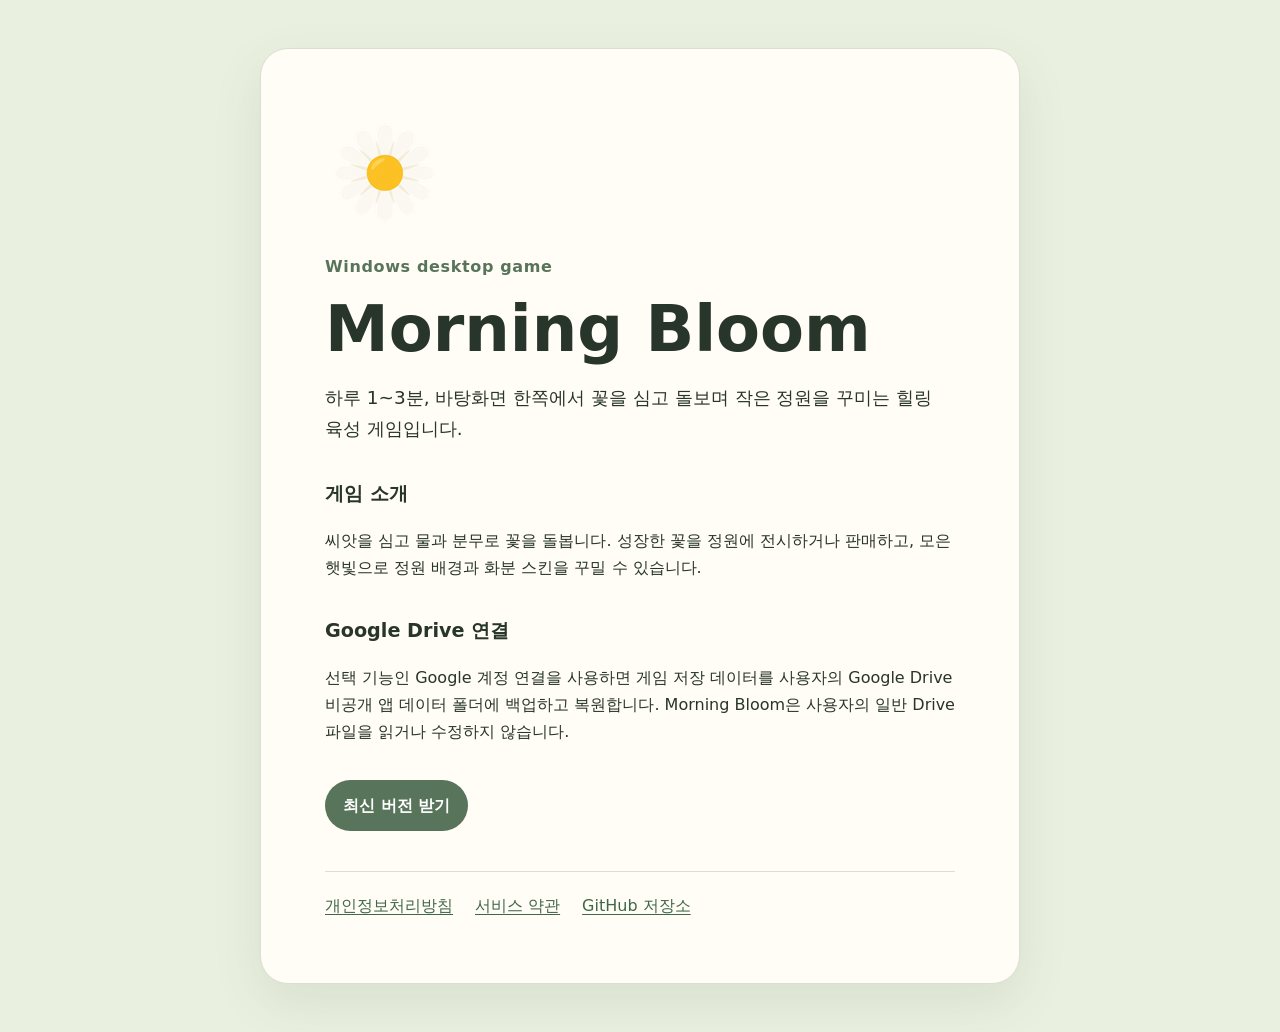
<file: docs/index.html>
<!doctype html>
<html lang="ko">
<head>
  <meta charset="utf-8">
  <meta name="viewport" content="width=device-width, initial-scale=1">
  <meta name="description" content="Morning Bloom은 바탕화면 한쪽에서 꽃을 돌보는 Windows용 힐링 육성 게임입니다.">
  <title>Morning Bloom</title>
  <link rel="stylesheet" href="./site.css">
</head>
<body>
  <main>
    <img class="logo" src="./morning-bloom-daisy-120.png" width="120" height="120" alt="Morning Bloom 데이지 로고">
    <p class="eyebrow">Windows desktop game</p>
    <h1>Morning Bloom</h1>
    <p class="lead">하루 1~3분, 바탕화면 한쪽에서 꽃을 심고 돌보며 작은 정원을 꾸미는 힐링 육성 게임입니다.</p>

    <section>
      <h2>게임 소개</h2>
      <p>씨앗을 심고 물과 분무로 꽃을 돌봅니다. 성장한 꽃을 정원에 전시하거나 판매하고, 모은 햇빛으로 정원 배경과 화분 스킨을 꾸밀 수 있습니다.</p>
    </section>

    <section>
      <h2>Google Drive 연결</h2>
      <p>선택 기능인 Google 계정 연결을 사용하면 게임 저장 데이터를 사용자의 Google Drive 비공개 앱 데이터 폴더에 백업하고 복원합니다. Morning Bloom은 사용자의 일반 Drive 파일을 읽거나 수정하지 않습니다.</p>
    </section>

    <p class="actions"><a class="button" href="https://github.com/badbed7/morning-bloom/releases/latest">최신 버전 받기</a></p>
    <nav aria-label="정책 문서">
      <a href="./privacy/">개인정보처리방침</a>
      <a href="./terms/">서비스 약관</a>
      <a href="https://github.com/badbed7/morning-bloom">GitHub 저장소</a>
    </nav>
  </main>
</body>
</html>
</file>
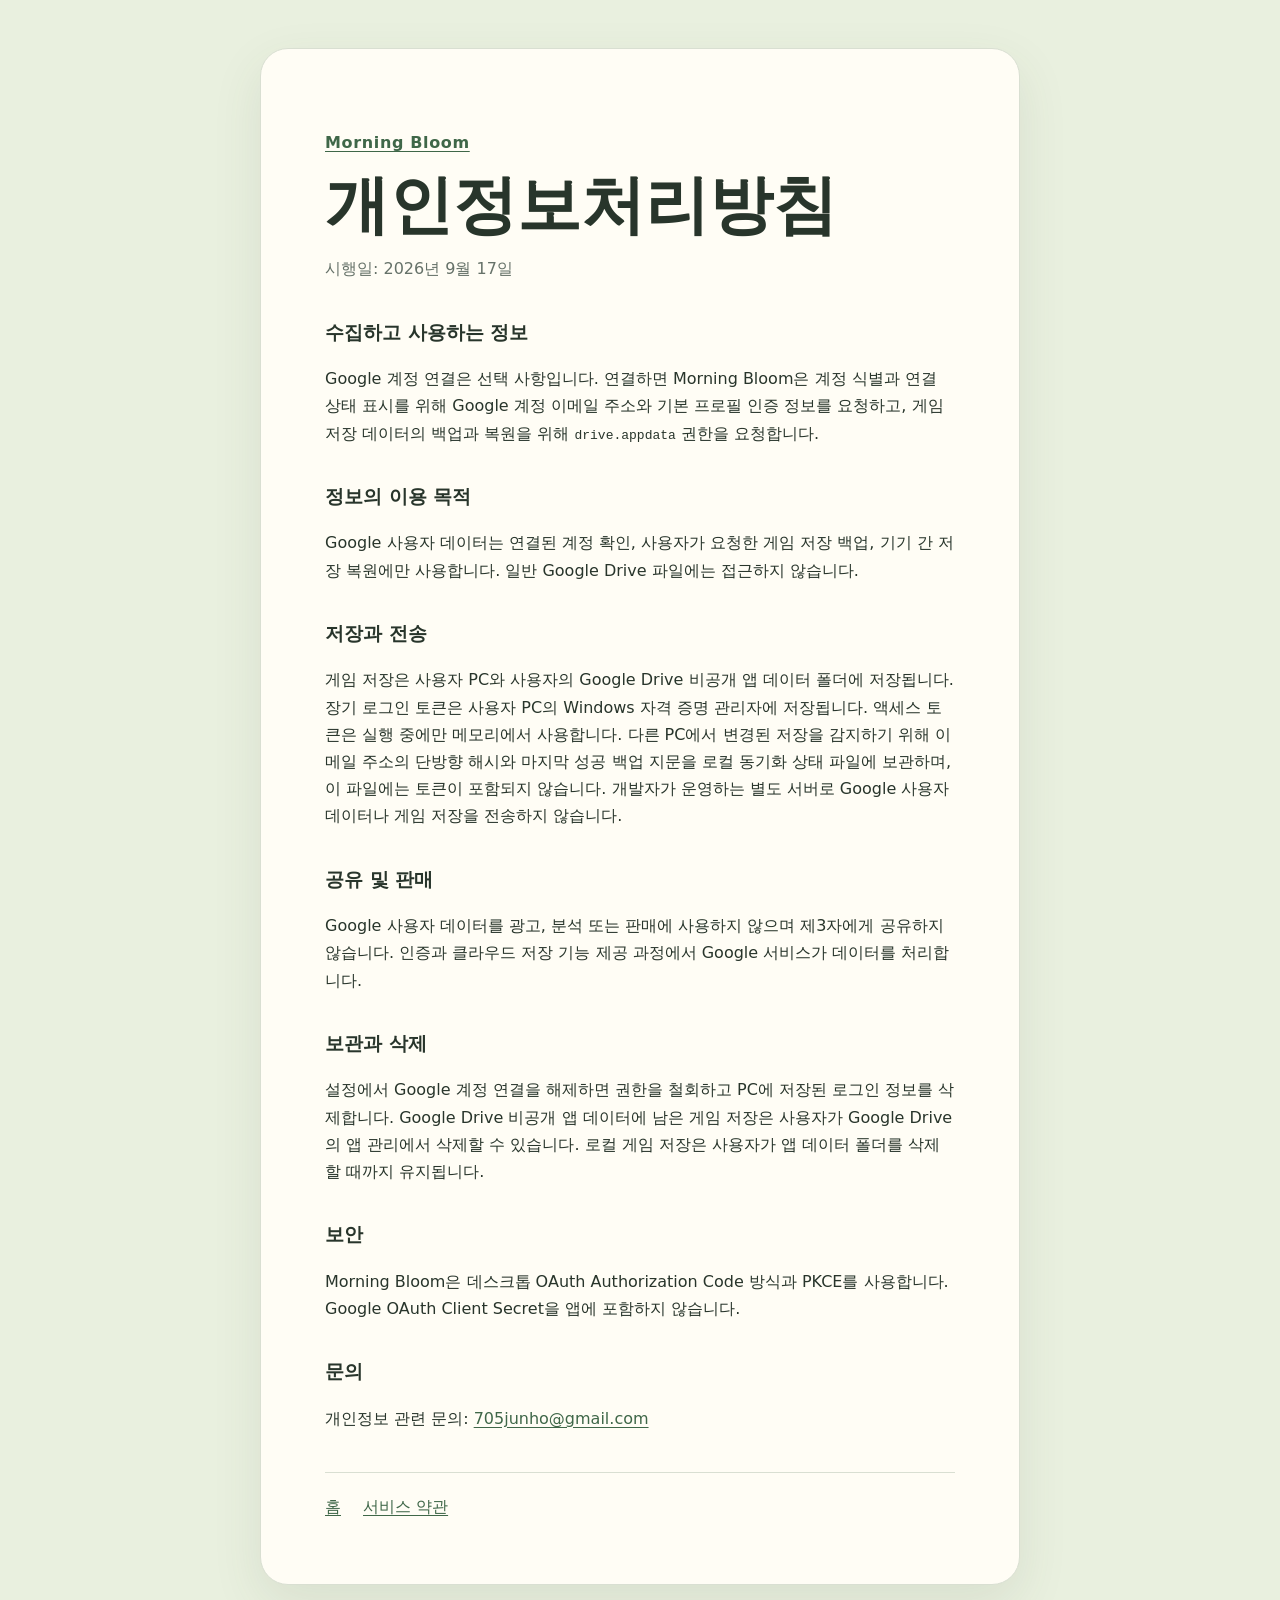
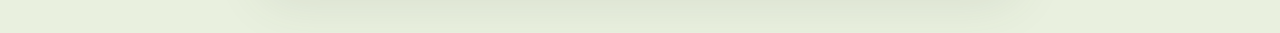
<file: docs/privacy/index.html>
<!doctype html>
<html lang="ko">
<head>
  <meta charset="utf-8">
  <meta name="viewport" content="width=device-width, initial-scale=1">
  <meta name="description" content="Morning Bloom 개인정보처리방침">
  <title>개인정보처리방침 · Morning Bloom</title>
  <link rel="stylesheet" href="../site.css">
</head>
<body>
  <main>
    <p class="eyebrow"><a href="../">Morning Bloom</a></p>
    <h1>개인정보처리방침</h1>
    <p class="muted">시행일: 2026년 9월 17일</p>

    <section>
      <h2>수집하고 사용하는 정보</h2>
      <p>Google 계정 연결은 선택 사항입니다. 연결하면 Morning Bloom은 계정 식별과 연결 상태 표시를 위해 Google 계정 이메일 주소와 기본 프로필 인증 정보를 요청하고, 게임 저장 데이터의 백업과 복원을 위해 <code>drive.appdata</code> 권한을 요청합니다.</p>
    </section>

    <section>
      <h2>정보의 이용 목적</h2>
      <p>Google 사용자 데이터는 연결된 계정 확인, 사용자가 요청한 게임 저장 백업, 기기 간 저장 복원에만 사용합니다. 일반 Google Drive 파일에는 접근하지 않습니다.</p>
    </section>

    <section>
      <h2>저장과 전송</h2>
      <p>게임 저장은 사용자 PC와 사용자의 Google Drive 비공개 앱 데이터 폴더에 저장됩니다. 장기 로그인 토큰은 사용자 PC의 Windows 자격 증명 관리자에 저장됩니다. 액세스 토큰은 실행 중에만 메모리에서 사용합니다. 다른 PC에서 변경된 저장을 감지하기 위해 이메일 주소의 단방향 해시와 마지막 성공 백업 지문을 로컬 동기화 상태 파일에 보관하며, 이 파일에는 토큰이 포함되지 않습니다. 개발자가 운영하는 별도 서버로 Google 사용자 데이터나 게임 저장을 전송하지 않습니다.</p>
    </section>

    <section>
      <h2>공유 및 판매</h2>
      <p>Google 사용자 데이터를 광고, 분석 또는 판매에 사용하지 않으며 제3자에게 공유하지 않습니다. 인증과 클라우드 저장 기능 제공 과정에서 Google 서비스가 데이터를 처리합니다.</p>
    </section>

    <section>
      <h2>보관과 삭제</h2>
      <p>설정에서 Google 계정 연결을 해제하면 권한을 철회하고 PC에 저장된 로그인 정보를 삭제합니다. Google Drive 비공개 앱 데이터에 남은 게임 저장은 사용자가 Google Drive의 앱 관리에서 삭제할 수 있습니다. 로컬 게임 저장은 사용자가 앱 데이터 폴더를 삭제할 때까지 유지됩니다.</p>
    </section>

    <section>
      <h2>보안</h2>
      <p>Morning Bloom은 데스크톱 OAuth Authorization Code 방식과 PKCE를 사용합니다. Google OAuth Client Secret을 앱에 포함하지 않습니다.</p>
    </section>

    <section>
      <h2>문의</h2>
      <p>개인정보 관련 문의: <a href="mailto:705junho@gmail.com">705junho@gmail.com</a></p>
    </section>

    <nav aria-label="정책 문서"><a href="../">홈</a><a href="../terms/">서비스 약관</a></nav>
  </main>
</body>
</html>
</file>
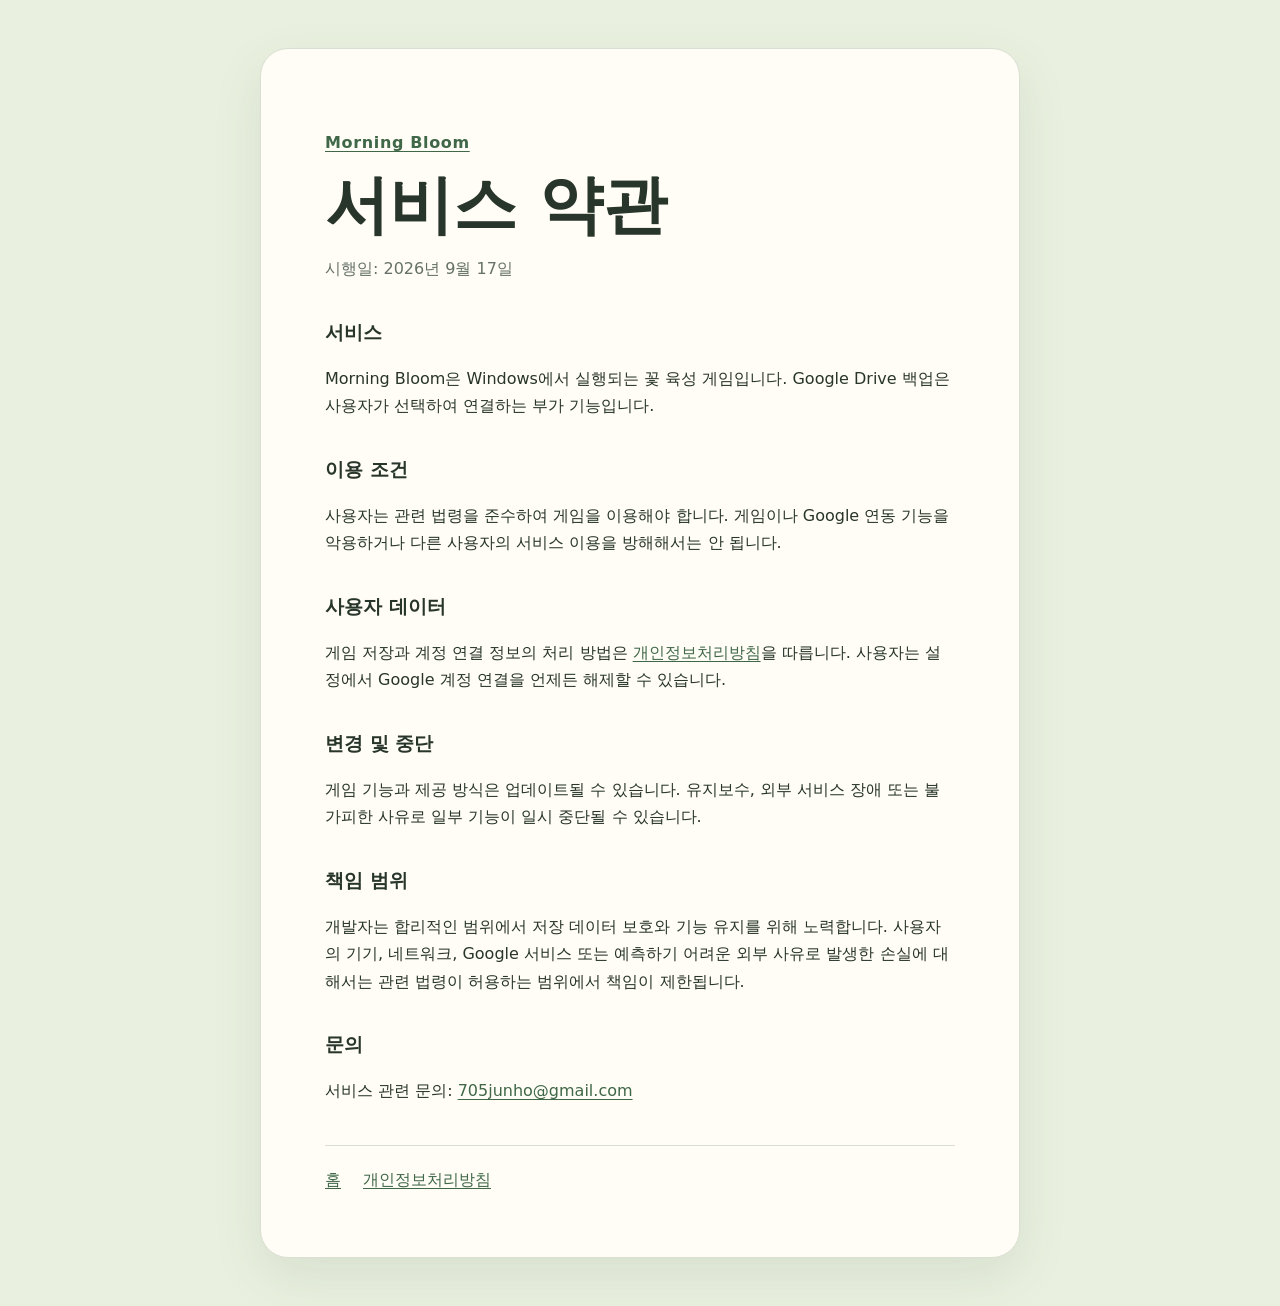
<file: docs/terms/index.html>
<!doctype html>
<html lang="ko">
<head>
  <meta charset="utf-8">
  <meta name="viewport" content="width=device-width, initial-scale=1">
  <meta name="description" content="Morning Bloom 서비스 약관">
  <title>서비스 약관 · Morning Bloom</title>
  <link rel="stylesheet" href="../site.css">
</head>
<body>
  <main>
    <p class="eyebrow"><a href="../">Morning Bloom</a></p>
    <h1>서비스 약관</h1>
    <p class="muted">시행일: 2026년 9월 17일</p>

    <section>
      <h2>서비스</h2>
      <p>Morning Bloom은 Windows에서 실행되는 꽃 육성 게임입니다. Google Drive 백업은 사용자가 선택하여 연결하는 부가 기능입니다.</p>
    </section>

    <section>
      <h2>이용 조건</h2>
      <p>사용자는 관련 법령을 준수하여 게임을 이용해야 합니다. 게임이나 Google 연동 기능을 악용하거나 다른 사용자의 서비스 이용을 방해해서는 안 됩니다.</p>
    </section>

    <section>
      <h2>사용자 데이터</h2>
      <p>게임 저장과 계정 연결 정보의 처리 방법은 <a href="../privacy/">개인정보처리방침</a>을 따릅니다. 사용자는 설정에서 Google 계정 연결을 언제든 해제할 수 있습니다.</p>
    </section>

    <section>
      <h2>변경 및 중단</h2>
      <p>게임 기능과 제공 방식은 업데이트될 수 있습니다. 유지보수, 외부 서비스 장애 또는 불가피한 사유로 일부 기능이 일시 중단될 수 있습니다.</p>
    </section>

    <section>
      <h2>책임 범위</h2>
      <p>개발자는 합리적인 범위에서 저장 데이터 보호와 기능 유지를 위해 노력합니다. 사용자의 기기, 네트워크, Google 서비스 또는 예측하기 어려운 외부 사유로 발생한 손실에 대해서는 관련 법령이 허용하는 범위에서 책임이 제한됩니다.</p>
    </section>

    <section>
      <h2>문의</h2>
      <p>서비스 관련 문의: <a href="mailto:705junho@gmail.com">705junho@gmail.com</a></p>
    </section>

    <nav aria-label="정책 문서"><a href="../">홈</a><a href="../privacy/">개인정보처리방침</a></nav>
  </main>
</body>
</html>
</file>
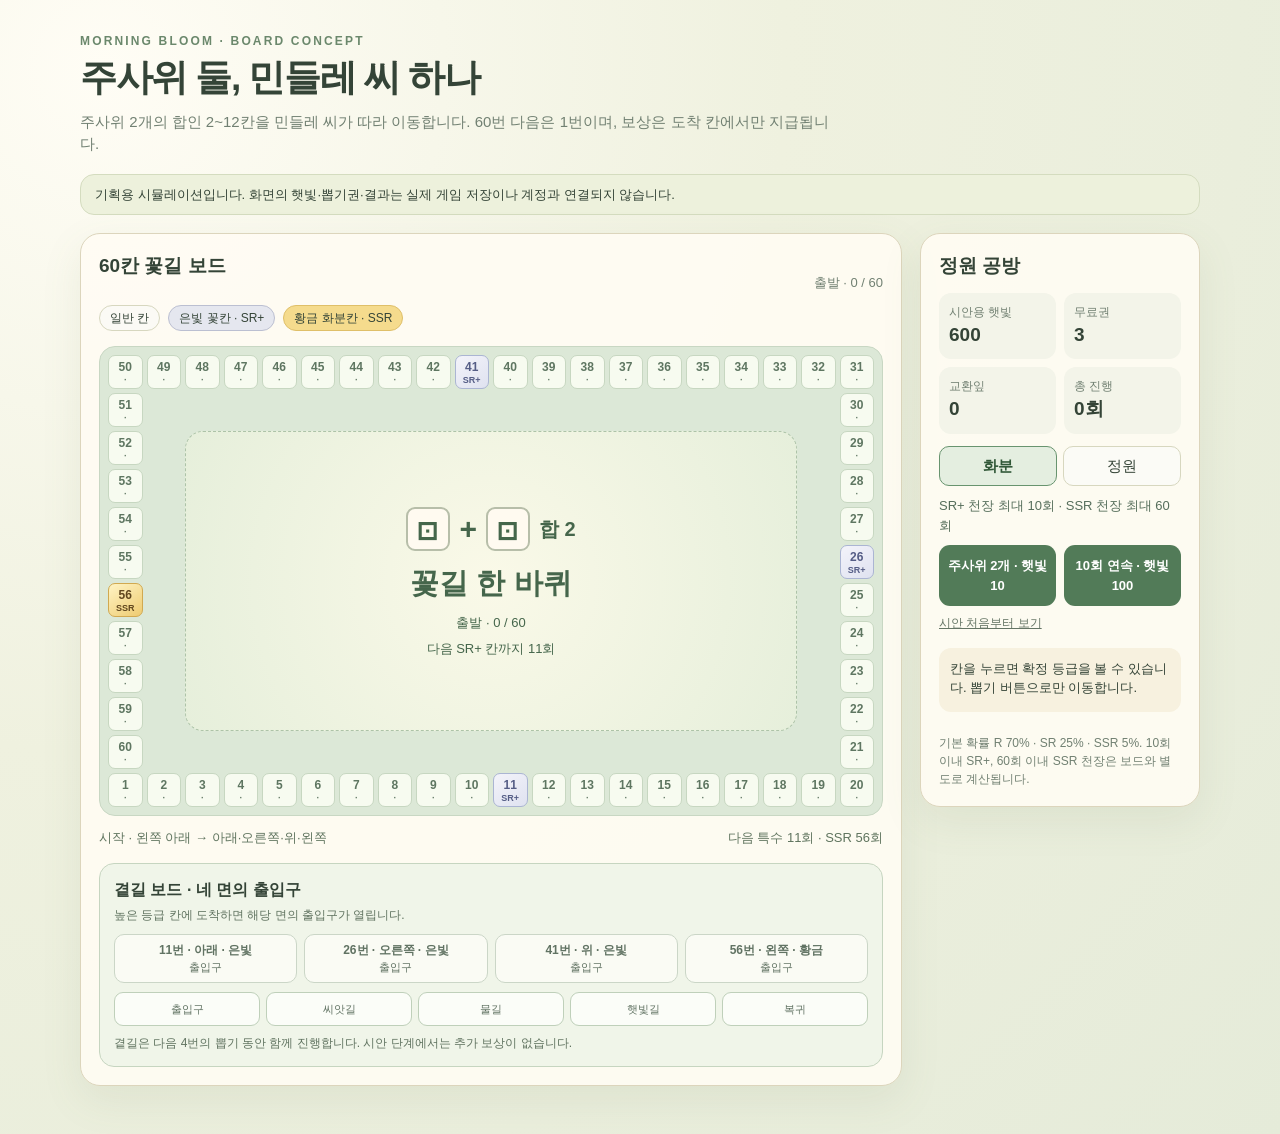
<file: docs/gacha-board-preview.html>
<!doctype html>
<html lang="ko">
<head>
  <meta charset="utf-8">
  <meta name="viewport" content="width=device-width, initial-scale=1">
  <title>아침 한 송이 · 꽃길 보드 시안</title>
  <style>
    :root { color-scheme: light; --ink:#344437; --muted:#718072; --cream:#fbf6e9; --edge:#d7d7bf; --leaf:#52785b; --mint:#e4eee0; --silver:#e5e7ef; --gold:#f5db8d; }
    * { box-sizing:border-box; }
    body { margin:0; background:radial-gradient(circle at 8% 6%,#fffdf5 0,#eff1df 43%,#e5ebd9 100%); color:var(--ink); font:15px/1.5 "Noto Sans KR","Malgun Gothic",sans-serif; }
    main { max-width:1160px; margin:0 auto; padding:32px 20px 48px; }
    h1,h2,p { margin-top:0; }
    h1 { margin-bottom:5px; font-size:clamp(24px,3vw,37px); letter-spacing:-.04em; }
    h2 { font-size:19px; margin-bottom:12px; }
    button { font:inherit; cursor:pointer; }
    .eyebrow { color:#6b886c; font-size:12px; font-weight:800; letter-spacing:.18em; }
    .lead { color:var(--muted); max-width:750px; margin-bottom:18px; }
    .notice { border:1px solid #d4dcbf; background:#edf1dc; border-radius:14px; padding:10px 14px; margin-bottom:18px; font-size:13px; }
    .shell { display:grid; grid-template-columns:minmax(0,1fr) 280px; gap:18px; align-items:start; }
    .panel { background:rgba(255,252,244,.92); border:1px solid #dcd5bc; box-shadow:0 14px 40px #687b5b1a; border-radius:20px; padding:18px; }
    .board-head { display:flex; flex-wrap:wrap; justify-content:space-between; align-items:end; gap:8px; }
    .board-head p { margin-bottom:0; font-size:13px; color:var(--muted); }
    .legend { display:flex; flex-wrap:wrap; gap:8px; margin:12px 0 15px; font-size:12px; }
    .legend span { border-radius:999px; padding:3px 10px; border:1px solid var(--edge); background:#fbfaf5; }
    .legend .s { background:var(--silver); border-color:#bbbfd1; }
    .legend .g { background:var(--gold); border-color:#dfbf69; }
    .board-scroll { overflow-x:auto; }
    .board { position:relative; min-width:760px; display:grid; grid-template-columns:repeat(20,minmax(0,1fr)); grid-template-rows:repeat(12,minmax(0,1fr)); gap:4px; aspect-ratio:20/12; background:#dce8d7; border:1px solid #c8d7c3; padding:8px; border-radius:16px; }
    .tile { min-width:0; border:1px solid #c7d7c1; border-radius:7px; background:#f7fbf0; color:#5e7661; position:relative; display:flex; flex-direction:column; align-items:center; justify-content:center; padding:1px; transition:transform .12s,box-shadow .12s; }
    .tile:hover,.tile:focus-visible { transform:translateY(-2px); box-shadow:0 2px 8px #62735d55; outline:none; }
    .tile .num { font-size:12px; font-weight:800; }
    .tile .word { font-size:9px; font-weight:800; line-height:1.1; white-space:nowrap; }
    .centerpiece { grid-column:3/19; grid-row:3/11; display:flex; flex-direction:column; align-items:center; justify-content:center; gap:7px; text-align:center; background:radial-gradient(circle,#faf9e8,#e6efdb); border:1px dashed #adc3a8; border-radius:18px; padding:15px; color:#45664b; }
    .centerpiece .flower { font-size:50px; line-height:1; }
    .centerpiece strong { font-size:clamp(18px,2.4vw,29px); }
    .centerpiece p { margin:0; font-size:13px; }
    .tile.special-sr { background:linear-gradient(145deg,#f3f3fa,#dfe2f0); border-color:#abb5d3; color:#555d86; }
    .tile.special-ssr { background:linear-gradient(145deg,#fff4c4,#eecb71); border-color:#d1a950; color:#61481f; }
    .tile.passed { opacity:.58; }
    .tile.here { outline:3px solid #477858; outline-offset:0; z-index:1; box-shadow:0 0 0 4px #fafff5,0 6px 12px #55765b55; opacity:1; }
    .tile.here::after { content:"●"; position:absolute; right:3px; top:-10px; color:#386f4d; font-size:21px; text-shadow:0 1px white; }
    .tile.landing { animation:land .28s ease-out; }
    .seed-token { position:absolute; z-index:5; width:30px; height:30px; display:grid; place-items:center; font-size:28px; pointer-events:none; filter:drop-shadow(0 2px 3px #47664588); transition:left .16s ease-in-out,top .16s ease-in-out; }
    .seed-token[hidden] { display:none; }
    .dice { display:flex; align-items:center; gap:9px; margin:4px 0; font-size:30px; font-weight:800; }
    .dice span { display:grid; place-items:center; width:44px; height:44px; background:#fffaf0; border:2px solid #b7bea9; border-radius:9px; }
    .dice strong { font-size:20px; }
    @keyframes land { from { transform:scale(.72); box-shadow:0 0 0 0 #87b78899; } to { transform:scale(1); box-shadow:0 0 0 7px #87b78800; } }
    .route { display:flex; justify-content:space-between; gap:8px; margin-top:12px; color:#5f745e; font-size:13px; }
    .route strong { color:#365a3d; }
    .side-board { margin-top:16px; padding:14px; border:1px solid #c6d5c0; border-radius:15px; background:#f0f5e9; }
    .side-board h3 { margin:0 0 4px; font-size:16px; }
    .side-board p { margin:0 0 10px; color:#607360; font-size:12px; }
    .gate-list { display:grid; grid-template-columns:repeat(4,minmax(0,1fr)); gap:7px; }
    .gate { min-width:0; border:1px solid #cbd6c7; border-radius:10px; padding:6px 3px; text-align:center; background:#fafbf4; color:#617363; font-size:11px; }
    .gate strong { display:block; font-size:12px; }
    .gate.open { border-color:#62916e; background:#e1f0da; color:#355e40; box-shadow:0 0 0 2px #bcdcb7; }
    .gate.complete { border-color:#c7aa63; background:#fbf1d2; color:#745b2b; }
    .side-path { display:grid; grid-template-columns:repeat(5,minmax(0,1fr)); gap:6px; margin-top:9px; }
    .side-cell { padding:8px 2px; border:1px solid #bfd0ba; border-radius:9px; text-align:center; background:#fbfdf8; color:#617363; font-size:11px; }
    .side-cell.active { background:#d9eacf; border-color:#69956f; color:#315b3a; font-weight:800; }
    .side-cell.done { background:#e9eedf; }
    .balances { display:grid; grid-template-columns:1fr 1fr; gap:8px; margin:12px 0; }
    .balance { border-radius:12px; background:#f3f4e9; padding:10px; font-size:12px; color:var(--muted); }
    .balance strong { display:block; font-size:19px; color:var(--ink); }
    .tabs { display:flex; gap:6px; margin:10px 0; }
    .tabs button { flex:1; padding:8px 6px; border:1px solid var(--edge); border-radius:10px; background:#fbfbf6; color:var(--ink); }
    .tabs button[aria-selected="true"] { background:var(--mint); border-color:#68946f; color:#315838; font-weight:800; }
    .meter { font-size:13px; color:#566e5b; margin:0 0 10px; }
    .actions { display:grid; grid-template-columns:1fr 1fr; gap:8px; }
    .actions button { border:0; border-radius:11px; color:white; background:#527b58; padding:11px 6px; font-size:13px; font-weight:800; }
    .actions button:last-child { background:#786a51; }
    .actions .skip { grid-column:1/-1; background:#b47143; }
    .actions button:disabled { opacity:.45; cursor:not-allowed; }
    .reset { border:0; background:transparent; color:#657565; font-size:12px; text-decoration:underline; padding:8px 0 0; }
    .detail { min-height:64px; border-radius:12px; background:#f7f1df; padding:11px; margin-top:14px; font-size:13px; }
    .history { margin:10px 0 0; padding:0; list-style:none; max-height:245px; overflow:auto; }
    .history li { border-top:1px solid #e4e3d6; padding:6px 0; font-size:12px; }
    .history b { color:#6e5c35; }
    .hint { margin:12px 0 0; font-size:12px; color:var(--muted); }
    @media (max-width:860px) { .shell { grid-template-columns:1fr; } .board { gap:4px; } }
    @media (max-width:430px) { main { padding:18px 9px 30px; } .panel { padding:11px; } .route { font-size:10px; gap:3px; } }
    @media (prefers-reduced-motion:reduce) { .tile, .tile.landing { animation:none; transition:none; } }
  </style>
</head>
<body>
  <main>
    <div class="eyebrow">MORNING BLOOM · BOARD CONCEPT</div>
    <h1>주사위 둘, 민들레 씨 하나</h1>
    <p class="lead">주사위 2개의 합인 2~12칸을 민들레 씨가 따라 이동합니다. 60번 다음은 1번이며, 보상은 도착 칸에서만 지급됩니다.</p>
    <div class="notice">기획용 시뮬레이션입니다. 화면의 햇빛·뽑기권·결과는 실제 게임 저장이나 계정과 연결되지 않습니다.</div>
    <div class="shell">
      <section class="panel" aria-labelledby="board-title">
        <div class="board-head"><h2 id="board-title">60칸 꽃길 보드</h2><p id="position">출발 · 0 / 60</p></div>
        <div class="legend"><span>일반 칸</span><span class="s">은빛 꽃칸 · SR+</span><span class="g">황금 화분칸 · SSR</span></div>
        <div class="board-scroll"><div class="board" id="board" aria-label="직사각형 테두리 60칸 꽃길 보드"><div class="centerpiece"><div class="dice" aria-label="주사위 눈과 합"><span id="die-one">⚀</span>+<span id="die-two">⚀</span><strong id="dice-sum">합 2</strong></div><strong>꽃길 한 바퀴</strong><p id="center-position">출발 · 0 / 60</p><p id="center-next">다음 특수 칸까지 11칸</p></div><div id="seed-token" class="seed-token" aria-label="민들레 씨">✻</div></div></div>
        <div class="route"><span>시작 · 왼쪽 아래 → 아래·오른쪽·위·왼쪽</span><span id="next-square"></span></div>
        <section class="side-board" aria-labelledby="side-title">
          <h3 id="side-title">곁길 보드 · 네 면의 출입구</h3>
          <p id="side-status" aria-live="polite">높은 등급 칸에 도착하면 해당 면의 출입구가 열립니다.</p>
          <div class="gate-list" id="gate-list" aria-label="곁길 출입구"></div>
          <div class="side-path" id="side-path" aria-label="곁길 진행 칸"></div>
          <p style="margin:8px 0 0">곁길은 다음 4번의 뽑기 동안 함께 진행합니다. 시안 단계에서는 추가 보상이 없습니다.</p>
        </section>
      </section>
      <aside class="panel" aria-labelledby="draw-title">
        <h2 id="draw-title">정원 공방</h2>
        <div class="balances">
          <div class="balance">시안용 햇빛<strong id="sunlight">600</strong></div>
          <div class="balance">무료권<strong id="tickets">3</strong></div>
          <div class="balance">교환잎<strong id="leaves">0</strong></div>
          <div class="balance">총 진행<strong id="total">0회</strong></div>
        </div>
        <div class="tabs" role="tablist" aria-label="뽑기 종류">
          <button id="pot-tab" role="tab" aria-selected="true" type="button">화분</button>
          <button id="garden-tab" role="tab" aria-selected="false" type="button">정원</button>
        </div>
        <p class="meter" id="meters"></p>
        <div class="actions"><button id="draw-one" type="button">주사위 2개 · 햇빛 10</button><button id="draw-ten" type="button">10회 연속 · 햇빛 100</button><button id="skip" class="skip" type="button" hidden>연출 건너뛰기</button></div>
        <button class="reset" id="reset" type="button">시안 처음부터 보기</button>
        <div class="detail" id="detail" aria-live="polite">칸을 누르면 확정 등급을 볼 수 있습니다. 뽑기 버튼으로만 이동합니다.</div>
        <ol class="history" id="history" aria-label="최근 뽑기 결과"></ol>
        <p class="hint">기본 확률 R 70% · SR 25% · SSR 5%. 10회 이내 SR+, 60회 이내 SSR 천장은 보드와 별도로 계산됩니다.</p>
      </aside>
    </div>
  </main>
  <script>
    (() => {
      const silver = new Set([11, 26, 41]);
      const gold = 56;
      const specials = [11, 26, 41, gold];
      const gateNames = { 11:'아래 · 은빛', 26:'오른쪽 · 은빛', 41:'위 · 은빛', 56:'왼쪽 · 황금' };
      const sideNames = ['출입구','씨앗길','물길','햇빛길','복귀'];
      const distanceTo = (position, target) => target>position ? target-position : 60-position+target;
      const nextSpecial = position => specials.find(number=>number>position) ?? specials[0];
      const names = {
        pot: { R:['스톤','라운드','우드','블루 라인'], SR:['아이보리','세이지','로즈','그린 체크'], SSR:['리프 패턴','플라워 패턴','데이지','라벤더'] },
        garden: { R:['작은 꽃','들꽃','잎사귀','풀밭'], SR:['클로버','허브','라벤더 정원','핑크 플라워'], SSR:['햇빛 비추는 잔디','장미 정원','벚꽃','온실 주변'] }
      };
      const $ = id => document.getElementById(id);
      const tiles = new Map();
      const initial = () => ({ position:0, total:0, srMiss:0, ssrMiss:0, sunlight:600, tickets:3, leaves:0, category:'pot', owned:new Set(), sideGate:null, sideStep:0, visitedGates:new Set() });
      let state = initial();
      let busy = false;
      let skipAnimation = false;
      const reducedMotion = window.matchMedia('(prefers-reduced-motion: reduce)');
      const pause = (ms=170) => new Promise(resolve => setTimeout(resolve, skipAnimation||reducedMotion.matches ? 0 : ms));
      const faces = ['⚀','⚁','⚂','⚃','⚄','⚅'];
      const showDice = (a,b) => { $('die-one').textContent=faces[a-1]; $('die-two').textContent=faces[b-1]; $('dice-sum').textContent=`합 ${a+b}`; };
      function placeSeed(position) {
        if (!position) { $('seed-token').hidden=true; return; }
        const tile=tiles.get(position);
        $('seed-token').hidden=false;
        $('seed-token').style.left=`${tile.offsetLeft+(tile.offsetWidth-30)/2}px`;
        $('seed-token').style.top=`${tile.offsetTop+(tile.offsetHeight-30)/2}px`;
      }
      for (const number of specials) {
        const gate=document.createElement('div');
        gate.className='gate';
        gate.textContent='출입구';
        const label=document.createElement('strong');
        label.textContent=`${number}번 · ${gateNames[number]}`;
        gate.prepend(label);
        gate.dataset.gate=String(number);
        $('gate-list').append(gate);
      }
      for (const [step,name] of sideNames.entries()) {
        const cell=document.createElement('div');
        cell.className='side-cell';
        cell.textContent=name;
        cell.dataset.step=String(step);
        $('side-path').append(cell);
      }
      for (let number=1;number<=60;number++) {
        const index=number-1;
        let row, column;
        if (index<20) { row=12; column=index+1; }
        else if (index<30) { row=12-(index-19); column=20; }
        else if (index<50) { row=1; column=20-(index-30); }
        else { row=index-48; column=1; }
        const tile=document.createElement('button');
        const tier=number===gold?'SSR':silver.has(number)?'SR+':'';
        tile.type='button';
        tile.className='tile'+(tier==='SSR'?' special-ssr':tier?' special-sr':'');
        tile.style.gridRow=String(row);
        tile.style.gridColumn=String(column);
        tile.innerHTML='<span class="num">'+number+'</span><span class="word">'+(tier||'·')+'</span>';
        tile.setAttribute('aria-label',number+'번 칸'+(tier==='SSR'?' · SSR 확정':tier?' · SR 이상 확정':' · 일반 칸'));
        tile.addEventListener('click',()=>{
          $('detail').textContent=number===gold?`${number}번 황금 화분칸 · 도착한 뽑기에서 SSR 100%.`:
            silver.has(number)?`${number}번 은빛 꽃칸 · 도착한 뽑기에서 SR 95%, SSR 5%.`:
            `${number}번 일반 꽃칸 · 기본 확률. 기존 10회/60회 천장은 그대로 적용됩니다.`;
        });
        tiles.set(number,tile);
        $('board').append(tile);
      }
      function render(displayPosition=state.position) {
        const p=displayPosition;
        for (const [number,tile] of tiles) {
          tile.classList.toggle('here',number===p);
          tile.classList.toggle('passed',p>0&&number<p);
        }
        placeSeed(p);
        $('position').textContent=p?`현재 ${p} / 60`:'출발 · 0 / 60';
        const upcoming=nextSpecial(p);
        $('next-square').textContent=`다음 특수 ${distanceTo(p,upcoming)}회 · SSR ${distanceTo(p,gold)}회`;
        $('center-position').textContent=p?`현재 ${p} / 60`:'출발 · 0 / 60';
        $('center-next').textContent=`다음 ${upcoming===gold?'SSR':'SR+'} 칸까지 ${distanceTo(p,upcoming)}회`;
        $('side-status').textContent=state.sideGate===null ? '높은 등급 칸에 도착하면 해당 면의 출입구가 열립니다.' :
          `${gateNames[state.sideGate]} 출입구 · ${state.sideStep===4?'복귀 칸 도착':`곁길 ${state.sideStep} / 4`}`;
        for (const gate of $('gate-list').children) {
          const number=Number(gate.dataset.gate);
          gate.classList.toggle('open',number===state.sideGate);
          gate.classList.toggle('complete',state.visitedGates.has(number)&&number!==state.sideGate);
        }
        for (const cell of $('side-path').children) {
          const step=Number(cell.dataset.step);
          cell.classList.toggle('active',state.sideGate!==null&&step===state.sideStep);
          cell.classList.toggle('done',state.sideGate!==null&&step<state.sideStep);
        }
        $('sunlight').textContent=state.sunlight;
        $('tickets').textContent=state.tickets;
        $('leaves').textContent=state.leaves;
        $('total').textContent=state.total+'회';
        $('meters').textContent=`SR+ 천장 최대 ${10-state.srMiss}회 · SSR 천장 최대 ${60-state.ssrMiss}회`;
        $('pot-tab').setAttribute('aria-selected',state.category==='pot');
        $('garden-tab').setAttribute('aria-selected',state.category==='garden');
        $('draw-one').disabled=busy||(state.tickets<1&&state.sunlight<10);
        $('draw-ten').disabled=busy||(state.tickets<10&&state.sunlight<100);
        $('pot-tab').disabled=busy;
        $('garden-tab').disabled=busy;
        $('reset').disabled=busy;
        $('skip').hidden=!busy;
        $('board').setAttribute('aria-busy',String(busy));
      }
      function oneResult() {
        const start=state.position;
        const dice=[1+Math.floor(Math.random()*6),1+Math.floor(Math.random()*6)];
        const path=Array.from({length:dice[0]+dice[1]},(_,index)=>(start+index)%60+1);
        const position=path.at(-1);
        if (state.sideGate!==null) {
          if (state.sideStep===4) { state.sideGate=null; state.sideStep=0; }
          else state.sideStep++;
        }
        if (specials.includes(position)) {
          state.sideGate=position;
          state.sideStep=0;
          state.visitedGates.add(position);
        }
        const forcedSSR=position===gold||state.ssrMiss>=59;
        const forcedSR=forcedSSR||silver.has(position)||state.srMiss>=9;
        const roll=Math.random();
        const rarity=forcedSSR?'SSR':forcedSR?(roll<.05?'SSR':'SR'):(roll<.05?'SSR':roll<.30?'SR':'R');
        const pool=names[state.category][rarity];
        const item=pool[Math.floor(Math.random()*pool.length)];
        const ownershipKey=state.category+':'+item;
        const duplicate=state.owned.has(ownershipKey);
        state.owned.add(ownershipKey);
        state.leaves+=1+(duplicate?({ R:1,SR:3,SSR:10 })[rarity]:0);
        state.position=position===60?0:position;
        state.total++;
        state.srMiss=rarity==='R'?state.srMiss+1:0;
        state.ssrMiss=rarity==='SSR'?0:state.ssrMiss+1;
        return { dice, path, position, rarity, item, duplicate, special:position===gold||silver.has(position) };
      }
      async function draw(count) {
        if (busy) return;
        const withTickets=state.tickets>=count;
        if (!withTickets&&state.sunlight<count*10) { $('detail').textContent='시안용 재화가 부족합니다. 처음부터 보기로 다시 진행할 수 있습니다.'; return; }
        if (withTickets) state.tickets-=count; else state.sunlight-=count*10;
        busy=true;
        skipAnimation=false;
        render();
        const results=[];
        for (let index=0;index<count;index++) {
          const result=oneResult();
          results.push(result);
        }
        for (let index=0;index<results.length;index++) {
          const result=results[index];
          if (!skipAnimation) {
            for (let frame=0;frame<7&&!skipAnimation;frame++) {
              showDice(1+Math.floor(Math.random()*6),1+Math.floor(Math.random()*6));
              $('detail').textContent=`주사위 굴리는 중 · ${index+1}/${count}`;
              await pause(55);
            }
          }
          showDice(...result.dice);
          $('detail').textContent=`${result.dice[0]} + ${result.dice[1]} = ${result.path.length}칸 · ${index+1}/${count}`;
          await pause(240);
          for (const position of result.path) {
            if (skipAnimation) break;
            render(position);
            await pause();
          }
          render(result.position);
          const li=document.createElement('li');
          const marker=result.special?' · 특수 칸':'';
          li.innerHTML=`<b>${result.position}번 · ${result.rarity}</b> · ${result.item}${result.duplicate?' · 중복':' · NEW'}${marker}`;
          $('history').prepend(li);
          $('detail').textContent=`도착 ${index+1}/${count} · ${result.position}번 칸 보상 · ${result.rarity} ${result.item}`;
          const tile=tiles.get(result.position);
          tile.classList.remove('landing');
          void tile.offsetWidth;
          tile.classList.add('landing');
          await pause(240);
          tile.classList.remove('landing');
        }
        const specialResults=results.filter(result=>result.special);
        $('detail').textContent=specialResults.length?
          specialResults.map(result=>`${result.position}번 ${result.rarity} 확정 · ${result.item}`).join(' / '):
          `${count}회 굴렸습니다. 다음 특수 칸까지 ${distanceTo(state.position,nextSpecial(state.position))}칸.`;
        busy=false;
        render();
      }
      $('draw-one').addEventListener('click',()=>draw(1));
      $('draw-ten').addEventListener('click',()=>draw(10));
      $('skip').addEventListener('click',()=>{ skipAnimation=true; });
      $('pot-tab').addEventListener('click',()=>{ if (!busy) { state.category='pot'; render(); } });
      $('garden-tab').addEventListener('click',()=>{ if (!busy) { state.category='garden'; render(); } });
      $('reset').addEventListener('click',()=>{ if (!busy) { state=initial(); $('history').replaceChildren(); $('detail').textContent='시안이 초기화됐습니다. 뽑기 버튼으로 꽃길을 이동해 보세요.'; render(); } });
      window.addEventListener('resize',()=>placeSeed(state.position));
      render();
    })();
  </script>
</body>
</html>
</file>
<file: docs/site.css>
:root {
  color-scheme: light;
  --ink: #28352b;
  --muted: #667269;
  --sage: #e9f0df;
  --leaf: #58745b;
  --cream: #fffdf5;
  --line: #d9dfd2;
}

* { box-sizing: border-box; }

body {
  margin: 0;
  color: var(--ink);
  background: var(--sage);
  font-family: system-ui, -apple-system, "Segoe UI", sans-serif;
  line-height: 1.7;
}

main {
  width: min(760px, calc(100% - 32px));
  margin: 48px auto;
  padding: clamp(28px, 6vw, 64px);
  background: var(--cream);
  border: 1px solid var(--line);
  border-radius: 28px;
  box-shadow: 0 18px 50px rgb(64 79 63 / 10%);
}

.logo { display: block; margin-bottom: 20px; }
.eyebrow { color: var(--leaf); font-weight: 700; letter-spacing: .04em; }
h1 { margin: 0 0 16px; font-size: clamp(2.2rem, 8vw, 4rem); line-height: 1.05; }
h2 { margin-top: 34px; font-size: 1.2rem; }
.lead { max-width: 620px; font-size: 1.15rem; }
.muted { color: var(--muted); }
a { color: #3f6748; text-underline-offset: 3px; }
.actions { margin: 34px 0; }
.button {
  display: inline-block;
  padding: 12px 18px;
  color: white;
  background: var(--leaf);
  border-radius: 999px;
  font-weight: 700;
  text-decoration: none;
}
nav { display: flex; flex-wrap: wrap; gap: 12px 22px; margin-top: 40px; padding-top: 20px; border-top: 1px solid var(--line); }
code { overflow-wrap: anywhere; }

@media (max-width: 520px) {
  main { margin: 16px auto; border-radius: 20px; }
}
</file>
